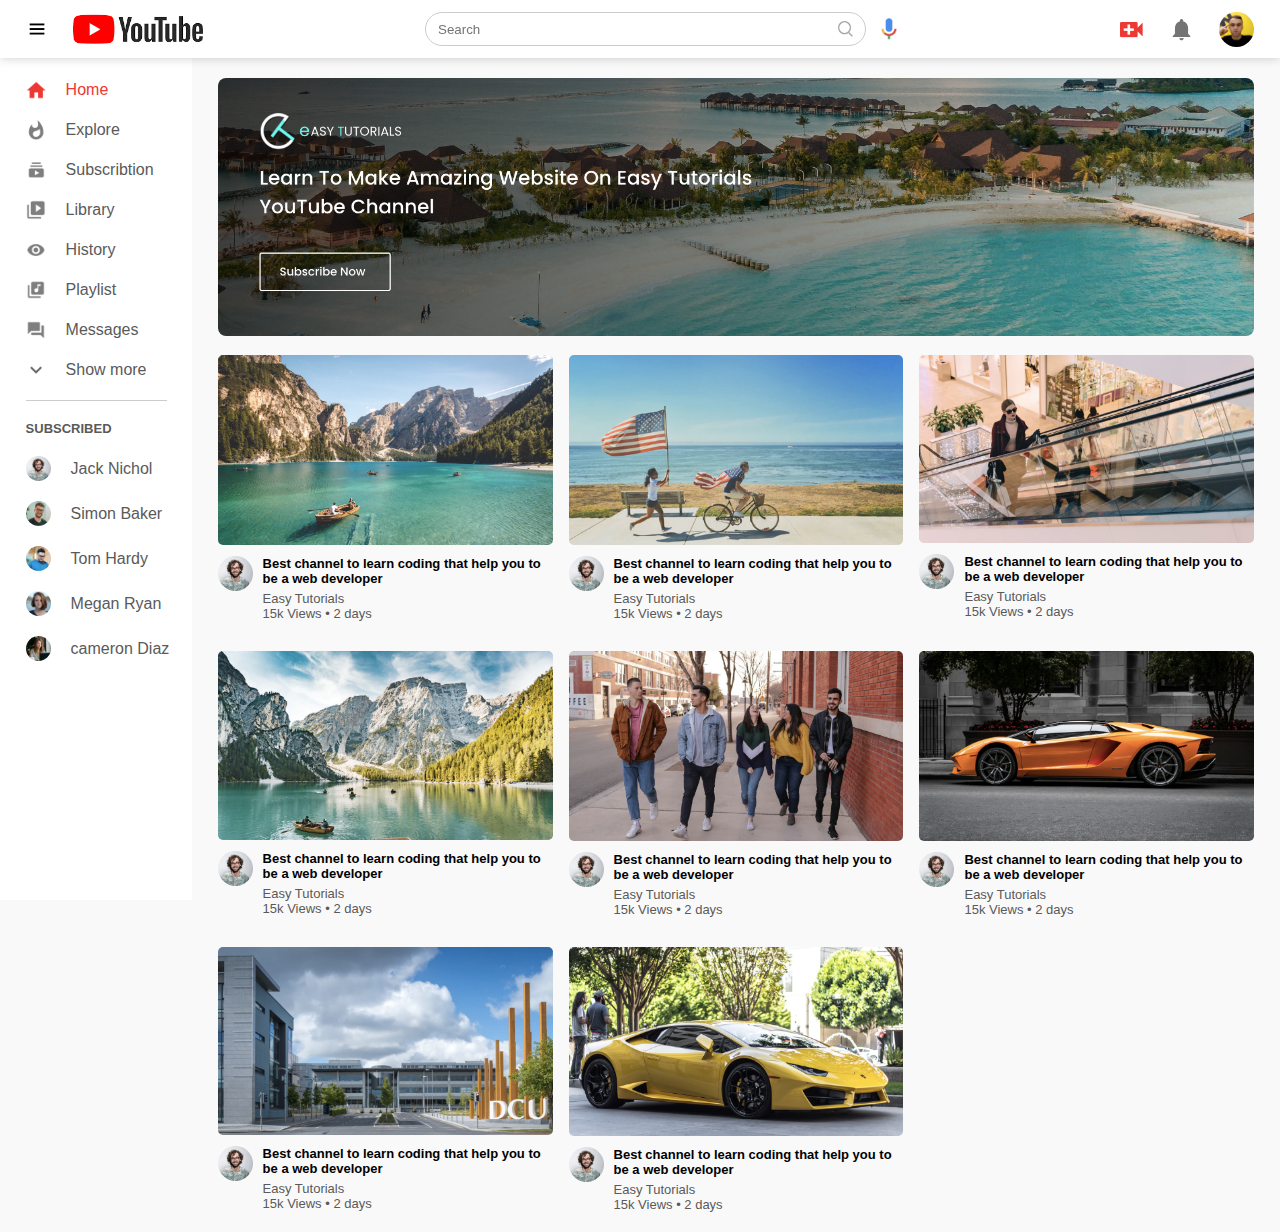
<file: Youtube/index.html>
<!DOCTYPE html>
<html lang="en">
<head>
    <meta charset="UTF-8">
    <meta name="viewport" content="width=device-width, initial-scale=1.0">
    <link href='https://unpkg.com/boxicons@2.1.4/css/boxicons.min.css' rel='stylesheet'>
    <link rel="stylesheet" href="./style.css">
    <title>Youtube clone</title>
</head>
<body>


    <!------- Header ------->

    <nav class="flex-div">
        <div class="nav-left flex-div">
            <img src="./images/menu-regular-24.png" class="menu-icon">
            <img src="./images/logo.png" class="logo">
        </div>
        <div class="nav-middle flex-div">
            <div class="search-box flex-div">
                <input type="text" placeholder="Search">
                <img src="./images/search.png">
            </div>
            <img src="./images/voice-search.png" class="mic-icon">
        </div>
        <div class="nav-right flex-div">
            <img src="./images/upload.png">
            <img src="./images/notification.png">
            <img src="./images/sashabelov.JPG" class="user-icon">
        </div>
    </nav>

    <!------- sidebar -------->


    <div class="sidebar">
        <div class="shortcut-links">
            <a href=""><img src="./images/home.png"><p>Home</p></a>
            <a href=""><img src="./images/explore.png"><p>Explore</p></a>
            <a href=""><img src="./images/subscriprion.png"><p>Subscribtion</p></a>
            <a href=""><img src="./images/library.png"><p>Library</p></a>
            <a href=""><img src="./images/history.png"><p>History</p></a>
            <a href=""><img src="./images/playlist.png"><p>Playlist</p></a>
            <a href=""><img src="./images/messages.png"><p>Messages</p></a>
            <a href=""><img src="./images/show-more.png"><p>Show more</p></a>
            <hr>
        </div>
        <div class="subscribed-list">
            <h3>SUBSCRIBED</h3>
            <a href=""><img src="./images/Jack.png"><p>Jack Nichol</p></a>
            <a href=""><img src="./images/simon.png"><p>Simon Baker</p></a>
            <a href=""><img src="./images/tom.png"><p>Tom Hardy</p></a>
            <a href=""><img src="./images/megan.png"><p>Megan Ryan</p></a>
            <a href=""><img src="./images/cameron.png"><p>cameron Diaz</p></a>
        </div>
    </div>


    <!-- Main -->

    <div class="container">
        <div class="banner">
            <img src="./images/banner.png">
        </div>
        <div class="list-container">
            <div class="vid-list">
                <a href=""><img src="./images/thumbnail1.png" class="thumbnail"></a>
                <div class="flex-div">
                    <img src="./images/Jack.png">
                    <div class="vid-info">
                        <a href="play-video.html">Best channel to learn coding that help you to be a web 
                            developer</a>
                            <p>Easy Tutorials</p>
                            <p>15k Views &bull; 2 days</p>
                    </div>
                </div>
            </div>
            <div class="vid-list">
                <a href=""><img src="./images/thumbnail2.png" class="thumbnail"></a>
                <div class="flex-div">
                    <img src="./images/Jack.png">
                    <div class="vid-info">
                        <a href="">Best channel to learn coding that help you to be a web 
                            developer</a>
                            <p>Easy Tutorials</p>
                            <p>15k Views &bull; 2 days</p>
                    </div>
                </div>
            </div>
            <div class="vid-list">
                <a href=""><img src="./images/thumbnail3.png" class="thumbnail"></a>
                <div class="flex-div">
                    <img src="./images/Jack.png">
                    <div class="vid-info">
                        <a href="">Best channel to learn coding that help you to be a web 
                            developer</a>
                            <p>Easy Tutorials</p>
                            <p>15k Views &bull; 2 days</p>
                    </div>
                </div>
            </div>
            <div class="vid-list">
                <a href=""><img src="./images/thumbnail4.png" class="thumbnail"></a>
                <div class="flex-div">
                    <img src="./images/Jack.png">
                    <div class="vid-info">
                        <a href="">Best channel to learn coding that help you to be a web 
                            developer</a>
                            <p>Easy Tutorials</p>
                            <p>15k Views &bull; 2 days</p>
                    </div>
                </div>
            </div>
            <div class="vid-list">
                <a href=""><img src="./images/thumbnail5.png" class="thumbnail"></a>
                <div class="flex-div">
                    <img src="./images/Jack.png">
                    <div class="vid-info">
                        <a href="">Best channel to learn coding that help you to be a web 
                            developer</a>
                            <p>Easy Tutorials</p>
                            <p>15k Views &bull; 2 days</p>
                    </div>
                </div>
            </div>
            <div class="vid-list">
                <a href=""><img src="./images/thumbnail6.png" class="thumbnail"></a>
                <div class="flex-div">
                    <img src="./images/Jack.png">
                    <div class="vid-info">
                        <a href="">Best channel to learn coding that help you to be a web 
                            developer</a>
                            <p>Easy Tutorials</p>
                            <p>15k Views &bull; 2 days</p>
                    </div>
                </div>
            </div>
            <div class="vid-list">
                <a href=""><img src="./images/thumbnail7.png" class="thumbnail"></a>
                <div class="flex-div">
                    <img src="./images/Jack.png">
                    <div class="vid-info">
                        <a href="">Best channel to learn coding that help you to be a web 
                            developer</a>
                            <p>Easy Tutorials</p>
                            <p>15k Views &bull; 2 days</p>
                    </div>
                </div>
            </div>
            <div class="vid-list">
                <a href=""><img src="./images/thumbnail8.png" class="thumbnail"></a>
                <div class="flex-div">
                    <img src="./images/Jack.png">
                    <div class="vid-info">
                        <a href="">Best channel to learn coding that help you to be a web 
                            developer</a>
                            <p>Easy Tutorials</p>
                            <p>15k Views &bull; 2 days</p>
                    </div>
                </div>
            </div>
        </div>



    </div>




    <script src="script.js"></script>
</body>
</html>
</file>
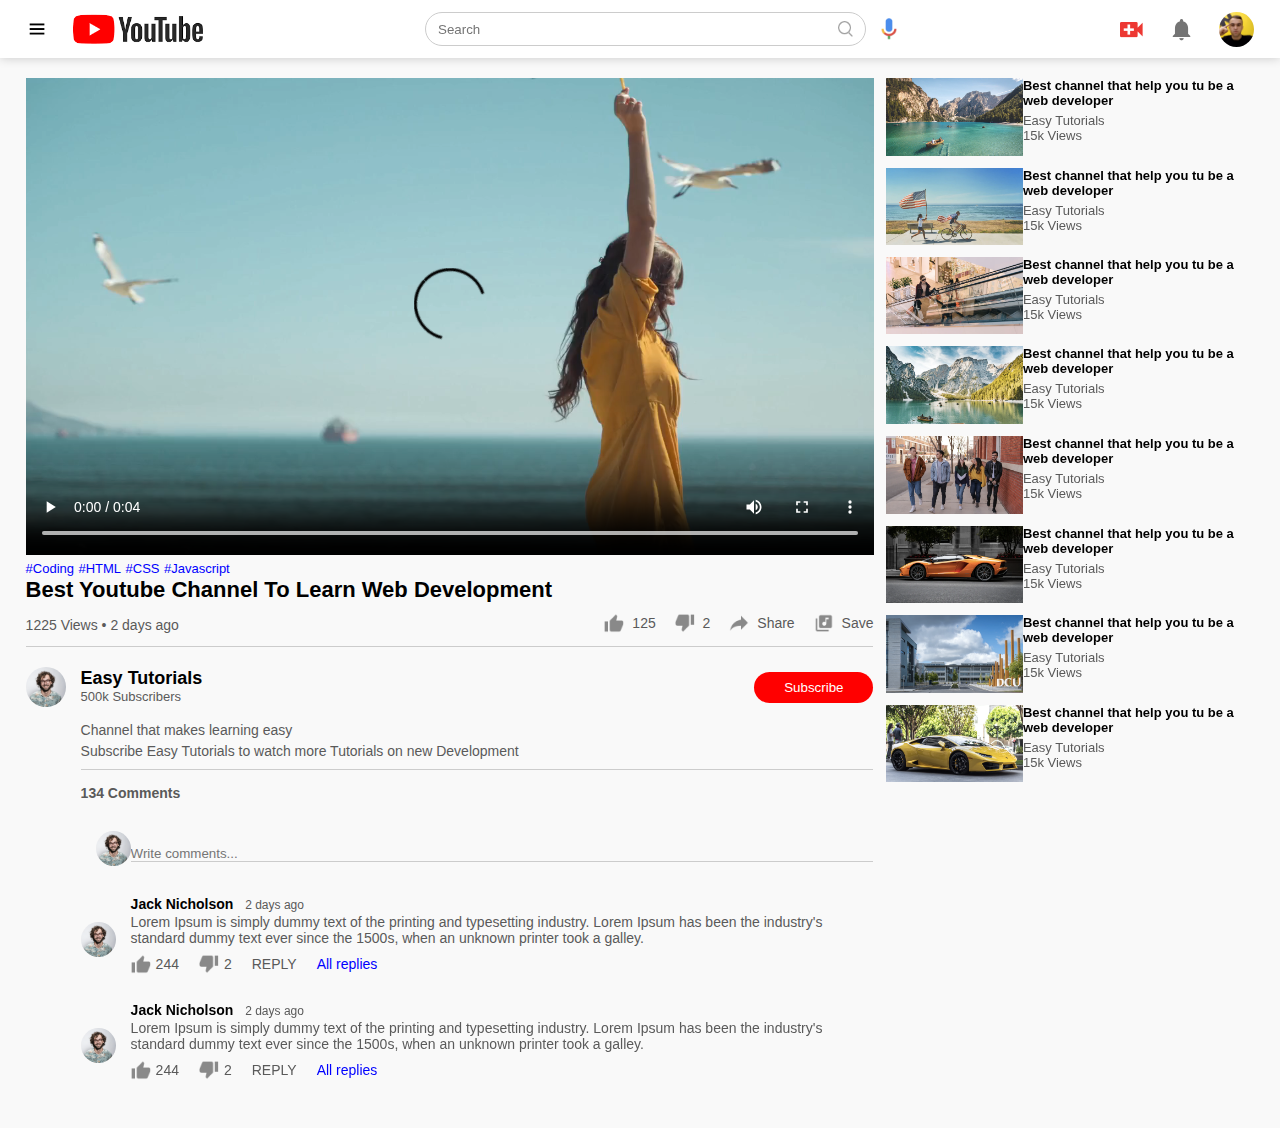
<file: Youtube/play-video.html>
<!DOCTYPE html>
<html lang="en">
<head>
    <meta charset="UTF-8">
    <meta name="viewport" content="width=device-width, initial-scale=1.0">
    <title>Play Video - Easy Tutorials Youtube Channel</title>
    <link rel="stylesheet" href="style.css">
</head>
<body>
    

    <nav class="flex-div">
        <div class="nav-left flex-div">
            <img src="./images/menu-regular-24.png" class="menu-icon">
            <img src="./images/logo.png" class="logo">
        </div>
        <div class="nav-middle flex-div">
            <div class="search-box flex-div">
                <input type="text" placeholder="Search">
                <img src="./images/search.png">
            </div>
            <img src="./images/voice-search.png" class="mic-icon">
        </div>
        <div class="nav-right flex-div">
            <img src="./images/upload.png">
            <img src="./images/notification.png">
            <img src="./images/sashabelov.JPG" class="user-icon">
        </div>
    </nav>


    <div class="container play-container">
        <div class="row">
            <div class="play-video">
                <video controls autoplay>
                    <source src="./images/video.mp4" type="video/mp4">
                </video>

                <div class="tags">
                    <a href="">#Coding</a> <a href="">#HTML</a> <a href="">#CSS</a> <a 
                    href="">#Javascript</a>
                </div>
                <h3>Best Youtube Channel To Learn Web Development</h3>
                <div class="play-video-info">
                    <p>1225 Views &bull; 2 days ago</p>
                    <div>
                        <a href=""><img src="./images/like.png">125</a>
                        <a href=""><img src="./images/dislike.png">2</a>
                        <a href=""><img src="./images/share.png">Share</a>
                        <a href=""><img src="./images/save.png">Save</a>
                    </div>
                </div>
                <hr>
                <div class="plublisher">
                    <img src="./images/Jack.png">
                    <div>
                        <p>Easy Tutorials</p>
                        <span>500k Subscribers</span>
                    </div>
                    <button type="button">Subscribe</button>
                </div>
                <div class="vid-description">
                    <p>Channel that makes learning easy</p>
                    <p>Subscribe Easy Tutorials to watch more Tutorials on new Development</p>
                    <hr>
                    <h4>134 Comments</h4>

                    <div class="add-comment">
                        <img src="./images/Jack.png">
                        <input type="text" placeholder="Write comments...">
                    </div>
                    <div class="old-comment">
                        <img src="./images/Jack.png">
                        <div>
                            <h3>Jack Nicholson <span>2 days ago</span></h3>
                            <p>Lorem Ipsum is simply dummy text of the printing and 
                               typesetting industry. Lorem Ipsum has been the industry's standard dummy 
                               text ever since the 1500s, when an unknown printer took a galley.</p>
                               <div class="acomment-action">
                                <img src="./images/like.png">
                                <span>244</span>
                                <img src="./images/dislike.png">
                                <span>2</span>
                                <span>REPLY</span>
                                <a href="">All replies</a>
                               </div>
                        </div>
                    </div>
                    <div class="old-comment">
                        <img src="./images/Jack.png">
                        <div>
                            <h3>Jack Nicholson <span>2 days ago</span></h3>
                            <p>Lorem Ipsum is simply dummy text of the printing and 
                               typesetting industry. Lorem Ipsum has been the industry's standard dummy 
                               text ever since the 1500s, when an unknown printer took a galley.</p>
                               <div class="acomment-action">
                                <img src="./images/like.png">
                                <span>244</span>
                                <img src="./images/dislike.png">
                                <span>2</span>
                                <span>REPLY</span>
                                <a href="">All replies</a>
                               </div>
                        </div>
                    </div>


                </div>





            </div>
            <div class="right-sidebar">

                <div class="side-video-list">
                    <a href="" class="small-thumbnail"><img src="./images/thumbnail1.png"></a>
                    <div class="vid-info">
                        <a href="">Best channel that help you tu be a web developer</a>
                        <p>Easy Tutorials</p>
                        <p>15k Views</p>
                    </div>
                </div>
                <div class="side-video-list">
                    <a href="" class="small-thumbnail"><img src="./images/thumbnail2.png"></a>
                    <div class="vid-info">
                        <a href="">Best channel that help you tu be a web developer</a>
                        <p>Easy Tutorials</p>
                        <p>15k Views</p>
                    </div>
                </div>
                <div class="side-video-list">
                    <a href="" class="small-thumbnail"><img src="./images/thumbnail3.png"></a>
                    <div class="vid-info">
                        <a href="">Best channel that help you tu be a web developer</a>
                        <p>Easy Tutorials</p>
                        <p>15k Views</p>
                    </div>
                </div>
                <div class="side-video-list">
                    <a href="" class="small-thumbnail"><img src="./images/thumbnail4.png"></a>
                    <div class="vid-info">
                        <a href="">Best channel that help you tu be a web developer</a>
                        <p>Easy Tutorials</p>
                        <p>15k Views</p>
                    </div>
                </div>
                <div class="side-video-list">
                    <a href="" class="small-thumbnail"><img src="./images/thumbnail5.png"></a>
                    <div class="vid-info">
                        <a href="">Best channel that help you tu be a web developer</a>
                        <p>Easy Tutorials</p>
                        <p>15k Views</p>
                    </div>
                </div>
                <div class="side-video-list">
                    <a href="" class="small-thumbnail"><img src="./images/thumbnail6.png"></a>
                    <div class="vid-info">
                        <a href="">Best channel that help you tu be a web developer</a>
                        <p>Easy Tutorials</p>
                        <p>15k Views</p>
                    </div>
                </div>
                <div class="side-video-list">
                    <a href="" class="small-thumbnail"><img src="./images/thumbnail7.png"></a>
                    <div class="vid-info">
                        <a href="">Best channel that help you tu be a web developer</a>
                        <p>Easy Tutorials</p>
                        <p>15k Views</p>
                    </div>
                </div>
                <div class="side-video-list">
                    <a href="" class="small-thumbnail"><img src="./images/thumbnail8.png"></a>
                    <div class="vid-info">
                        <a href="">Best channel that help you tu be a web developer</a>
                        <p>Easy Tutorials</p>
                        <p>15k Views</p>
                    </div>
                </div>



            </div>
        </div>
    </div>




</body>
</html>
</file>
<file: Youtube/style.css>
*{
    margin: 0;
    padding: 0;
    font-family: 'poppins', sans-serif;
    box-sizing: border-box;
}

a{
    text-decoration: none;
    color: #5a5a5a;
}

img{
    cursor: pointer;
}

.flex-div{
    display: flex;
    align-items: center;
}

nav{
    padding: 10px 2%;
    justify-content: space-between;
    box-shadow: 0 0 10px rgba(0, 0, 0, 0.2);
    background: #fff;
    position: sticky;
    top: 0;
    z-index: 10;
}

.nav-right img{
    width: 25px;
    margin-right: 25px;
}

.nav-right .user-icon{
    width: 35px;
    border-radius: 50%;
    margin-right: 0;
}

.nav-left .menu-icon{
    width: 22px;
    margin-right: 25px;
}

.nav-left .logo{
    width: 130px;

}

.nav-middle .mic-icon{
    width: 16px;
}

.nav-middle .search-box{
    border: 1px solid #ccc;
    margin-right: 15px;
    padding: 8px 12px;
    border-radius: 25px;
}

.nav-middle .search-box input{
    width: 400px;
    border: 0;
    outline: 0;
    background: transparent;
}

.nav-middle .search-box img{
    width: 15px;
}

/*  Sidebar  */

.sidebar{
    background: #fff;
    width: 15%;
    height: 100vh;
    position: fixed;
    top: 0;
    padding-left: 2%;
    padding-top: 80px;
}

.shortcut-links a img{
    width: 20px;
    margin-right: 20px;
}

.shortcut-links a{
    display: flex;
    align-items: center;
    margin-bottom: 20px;
    width: fit-content;
    flex-wrap: wrap;
}

.shortcut-links a:first-child{
    color:#ed3833
}

.sidebar hr{
    border: 0;
    height: 1px;
    background: #ccc;
    width: 85%;
}

.subscribed-list h3{
    font-size: 13px;
    margin: 20px 0;
    color: #5a5a5a;
}

.subscribed-list a{
    display: flex;
    align-items: center;
    margin-bottom: 20px;
    width: fit-content;
    flex-wrap: wrap;
}

.subscribed-list a img{
    width: 25px;
    border-radius: 50%;
    margin-right: 20px;
}

.small-sidebar{
    width: 5%;
}

.small-sidebar a p{
    display: none;
}

.small-sidebar h3{
    display: none;
}

.small-sidebar hr{
    width: 50%;
    margin-bottom: 25px;
}


/* Main */

.container{
    background: #f9f9f9;
    padding-left: 17%;
    padding-right: 2%;
    padding-top: 20px;
    padding-bottom: 20px;
}


.large-container{
    padding-left: 7%;
}

.banner{
    width: 100%;
}

.banner img{
    width: 100%;
    border-radius: 8px;
}

.list-container{
    display: grid;
    grid-template-columns: repeat(auto-fit, minmax(250px, 1fr));
    grid-column-gap: 16px;
    grid-row-gap: 30px;
    margin-top: 15px;
}

.vid-list .thumbnail{
    width: 100%;
    border-radius: 5px;
}

.vid-list .flex-div{
    align-items: flex-start;
    margin-top: 7px;
}

.vid-list .flex-div img{
    width: 35px;
    margin-right: 10px;
    border-radius: 50%;
}

.vid-info{
    color: #5a5a5a;
    font-size: 13px;
}

.vid-info a{
    color: #000;
    font-weight: 600;
    display: block;
    margin-bottom: 5px;
}

@media (max-width: 900px){
    .menu-icon{
        display: none;
    }
    .sidebar{
        display: none;
    }
    .container, .large-container{
        padding-left: 5%;
        padding-right: 5%;
    }
    .nav-right img{
        display: none;
    }
    .nav-right .user-icon{
        display: block;
        width: 30px;
    }
    .nav-middle .search-box input{
        width: 100px;
    }
    .nav-middle .mic-icon{
        display: none;
    }
    .logo{
        width: 90px;
    }
}

/*--------- play video page --------*/
.play-container{
    padding-left: 2%;
}

.row{
    display: flex;
    justify-content: space-between;
    flex-wrap: wrap;
}

.play-video{
    flex-basis: 69%;
}

.right-sidebar{
    flex-basis: 30%;
}

.play-video video{
    width: 100%;
}

.side-video-list{
    display: flex;
    justify-content: space-between;
    margin-bottom: 8px;
}

.side-video-list img{
    width: 100%;
}

.side-video-list .small-thumbnail{
    flex-basis: 49%;
}

.side-video-list .video-info{
    flex-basis: 49%;
}

.play-video .tags a{
    color: #0000ff;
    font-size: 13px;
}

.play-video h3{
    font-weight: 600;
    font-size: 22px;
}

.play-video .play-video-info{
    display: flex;
    align-items: center;
    justify-content: space-between;
    flex-wrap: wrap;
    margin-top: 10px;
    font-size: 14px;
    color: #5a5a5a;
}

.play-video .play-video-info a img{
    width: 20px;
    margin-right: 8px;
}

.play-video .play-video-info a{
    display: inline-flex;
    align-items: center;
    margin-left: 15px;
}

.play-video hr{
    border: 0;
    height: 1px;
    background: #ccc;
    margin: 10px 0;
}

.plublisher{
    display: flex;
    align-items: center;
    margin-top: 20px;
}

.plublisher div{
    flex: 1;
    line-height: 18px;
}

.plublisher img{
    width: 40px;
    border-radius: 50%;
    margin-right: 15px;
}

.plublisher div p{
    color: #000;
    font-weight: 600;
    font-size: 18px;
}

.plublisher div span{
    font-size: 13px;
    color: #5a5a5a;
}

.plublisher button{
    background: red;
    color: #fff;
    padding: 8px 30px;
    border: 0;
    outline: 0;
    border-radius: 50px;
    cursor: pointer;
}

.vid-description{
    padding-left: 55px;
    margin: 15px 0;
}

.vid-description p{
    font-size: 14px;
    margin-bottom: 5px;
    color: #5a5a5a;
}

.vid-description h4{
    font-size: 14px;
    color: #5a5a5a;
    margin-top: 15px;
}

.add-comment{
    display: flex;
    align-items: center;
    margin: 30px 0;
}

.add-comment img{
    width: 35px;
    border-radius: 50%;
    margin-left: 15px;
}

.add-comment input{
    border: 0;
    outline: 0;
    border-bottom: 1px solid #ccc;
    width: 100%;
    padding-top: 10px;
    background: transparent;
}

.old-comment{
    display: flex;
    align-items: center;
    margin: 20px 0;
}

.old-comment img{
    width: 35px;
    border-radius: 50%;
    margin-right: 15px;
}

.old-comment h3{
    font-size: 14px;
    margin-bottom: 2px;
}

.old-comment h3 span{
    font-size: 12px;
    color: #5a5a5a;
    font-weight: 500;
    margin-left: 8px;
}

.old-comment .acomment-action{
    display: flex;
    align-items: center;
    margin: 8px 0;
    font-size: 14px;
}

.old-comment .acomment-action img{
    border-radius: 0;
    width: 20px;
    margin-right: 5px;
}

.old-comment .acomment-action span{
    margin-right: 20px;
    color: #5a5a5a;
}


.old-comment .acomment-action a{
    color: #0000ff;
}

@media (max-width:900px){
    .play-video{
        flex-basis: 100%;
    }
    .right-sidebar{
        flex-basis: 100%;
    }
    .play-container{
        padding-left: 5%;
    }
    .vid-description{
        padding-left: 0;
    }
    .play-video .play-video-info{
        margin-left: 0;
        margin-right: 15px;
        margin-top: 15px;
    }
}
</file>
